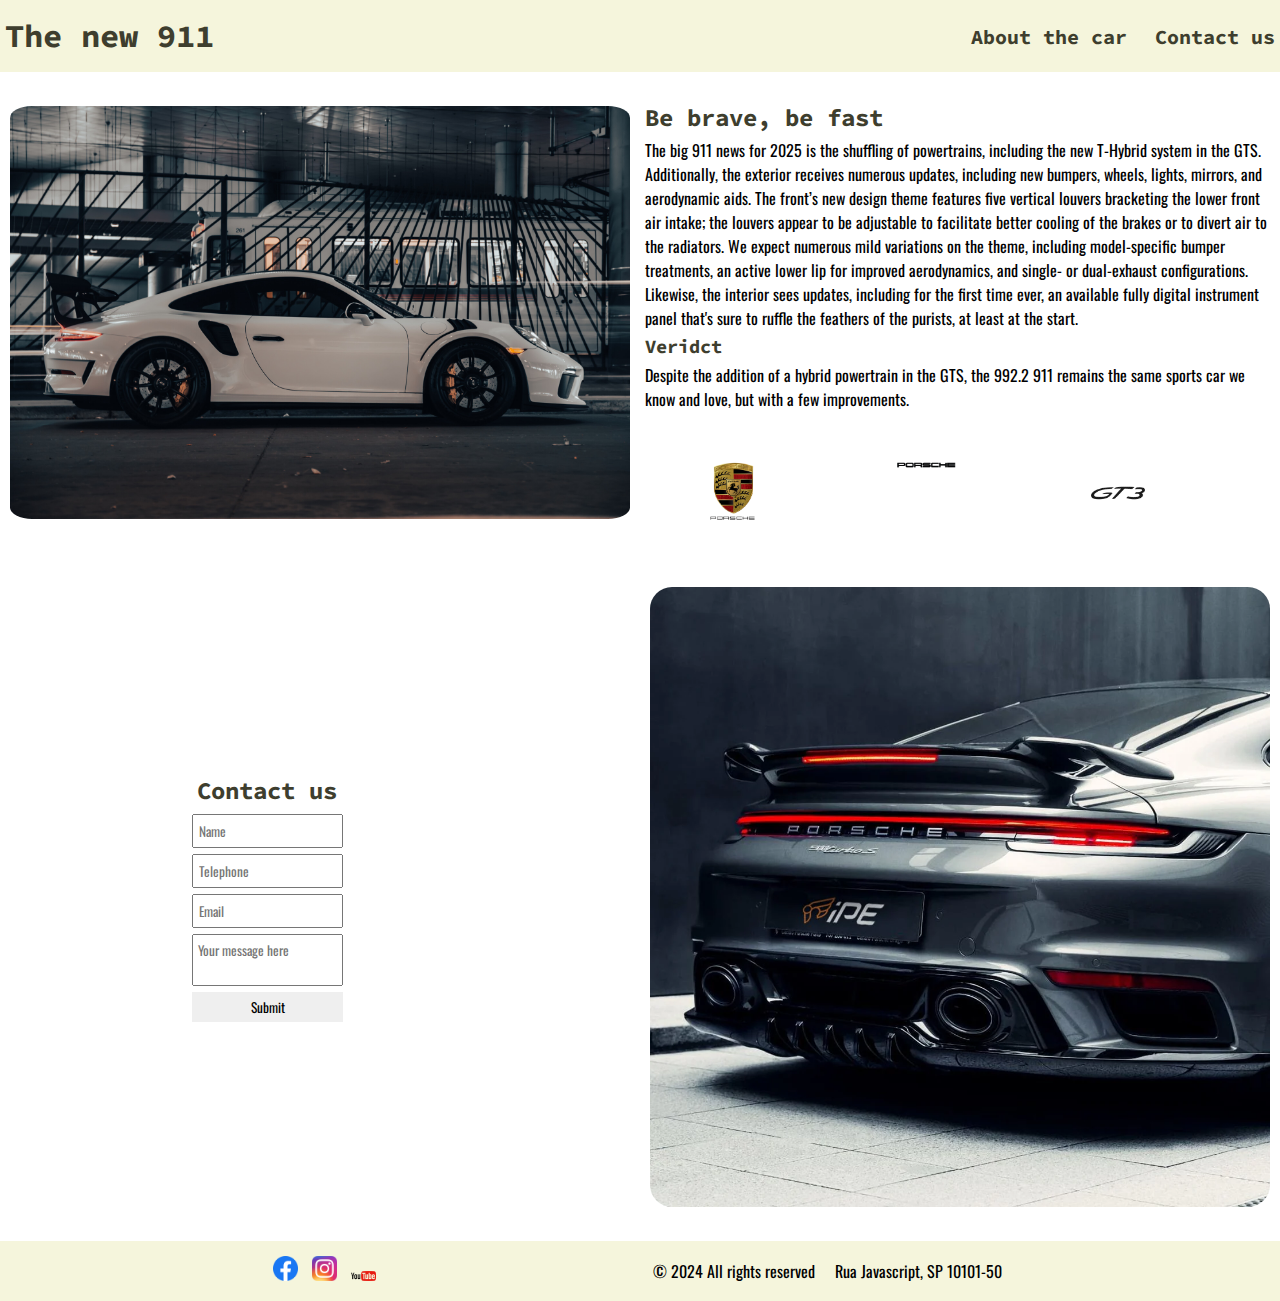
<file: index.html>
<!DOCTYPE html>
<html lang="pt-br">

<head>
    <meta charset="UTF-8">
    <meta name="viewport" content="width=device-width, initial-scale=1.0">
    <title>Porsche - 911</title>
    <link rel="stylesheet" type="text/css" href="./index.css">
    <link rel="preconnect" href="https://fonts.googleapis.com">
    <link rel="preconnect" href="https://fonts.gstatic.com" crossorigin>
    <link
        href="https://fonts.googleapis.com/css2?family=Oswald:wght@200..700&family=Source+Code+Pro:ital,wght@0,200..900;1,200..900&display=swap"
        rel="stylesheet">
</head>

<body>
    <header>
        <div class="container">
            <h1>
                The new 911
            </h1>
            <nav>
                <ul>
                    <li>
                        <a href=#about_the_car>
                            About the car
                        </a>
                    </li>
                    <li>
                        <a href=#contact_us>
                            Contact us
                        </a>
                    </li>
                </ul>
            </nav>
        </div>
    </header>
    <section>
        <div class="container">
            <img src="../MEDIA/porsche.jpg" alt="Foto de um porsche 911" />
            <div id="about_the_car">
                <h2>
                    Be brave, be fast
                </h2>
                <p>
                    The big 911 news for 2025 is the shuffling of powertrains, including the new T-Hybrid system in the
                    GTS. Additionally, the exterior receives numerous updates, including new bumpers, wheels, lights,
                    mirrors, and aerodynamic aids. The front’s new design theme features five vertical louvers
                    bracketing the lower front air intake; the louvers appear to be adjustable to facilitate better
                    cooling of the brakes or to divert air to the radiators. We expect numerous mild variations on the
                    theme, including model-specific bumper treatments, an active lower lip for improved aerodynamics,
                    and single- or dual-exhaust configurations. Likewise, the interior sees updates, including for the
                    first time ever, an available fully digital instrument panel that's sure to ruffle the feathers of
                    the purists, at least at the start.
                </p>
                <h3>
                    Veridct
                </h3>
                <p>
                    Despite the addition of a hybrid powertrain in the GTS, the 992.2 911 remains the same sports car we
                    know and love, but with a few improvements.
                </p>
                <ul class="porsche_logos">
                    <li>
                        <img src="../MEDIA/Porsche.png" alt="Logo da Porsche">
                    </li>
                    <li>
                        <img src="../MEDIA/porsche-logo-transparent-22.png" alt="Escrita da Porsche">
                    </li>
                    <li>
                        <img src="../MEDIA/porsche-logo-transparent-20.png" alt="Logo da porsche GT3">
                    </li>
                </ul>
            </div>
        </div>
    </section>
    <section>
        <div class="container">
            <div id="contact_us" class="div_form">
                <form>
                    <h2>Contact us</h2>
                    <input type="text" placeholder="Name" required/>
                    <input type="tel" placeholder="Telephone" />
                    <input type="email" placeholder="Email" required/>
                    <textarea name="CustomerRequest" id="cx_rq" required placeholder="Your message here"></textarea>
                    <button type="submit">Submit</button>
                </form>
            </div>
            <img class="porsche_exhaust_img" src="../MEDIA/porsche_exhaust.webp" alt="Traseira de um porsche" />
        </div>
    </section>
    <footer>
        <ul>
            <li>
                <a href="https://www.facebook.com/" target="/blank">
                    <img src="../MEDIA/facebook.png" alt="Logo Facebook" />
                </a>
            </li>
            <li>
                <a href="https://www.instagram.com/" target="/blank">
                    <img src="../MEDIA/instagram.png" alt="Logo Instagram" />
                </a>
            </li>
            <li>
                <a href="https://www.youtube.com/" target="_blank">
                    <img src="../MEDIA/youtube.png" alt="Logo Youtube" />
                </a>
            </li>
        </ul>
        <div>
            <p>
                &copy; 2024 All rights reserved
            </p>
            <p>
                Rua Javascript, SP 10101-50
            </p>
        </div>
    </footer>
</body>

</html>
</file>
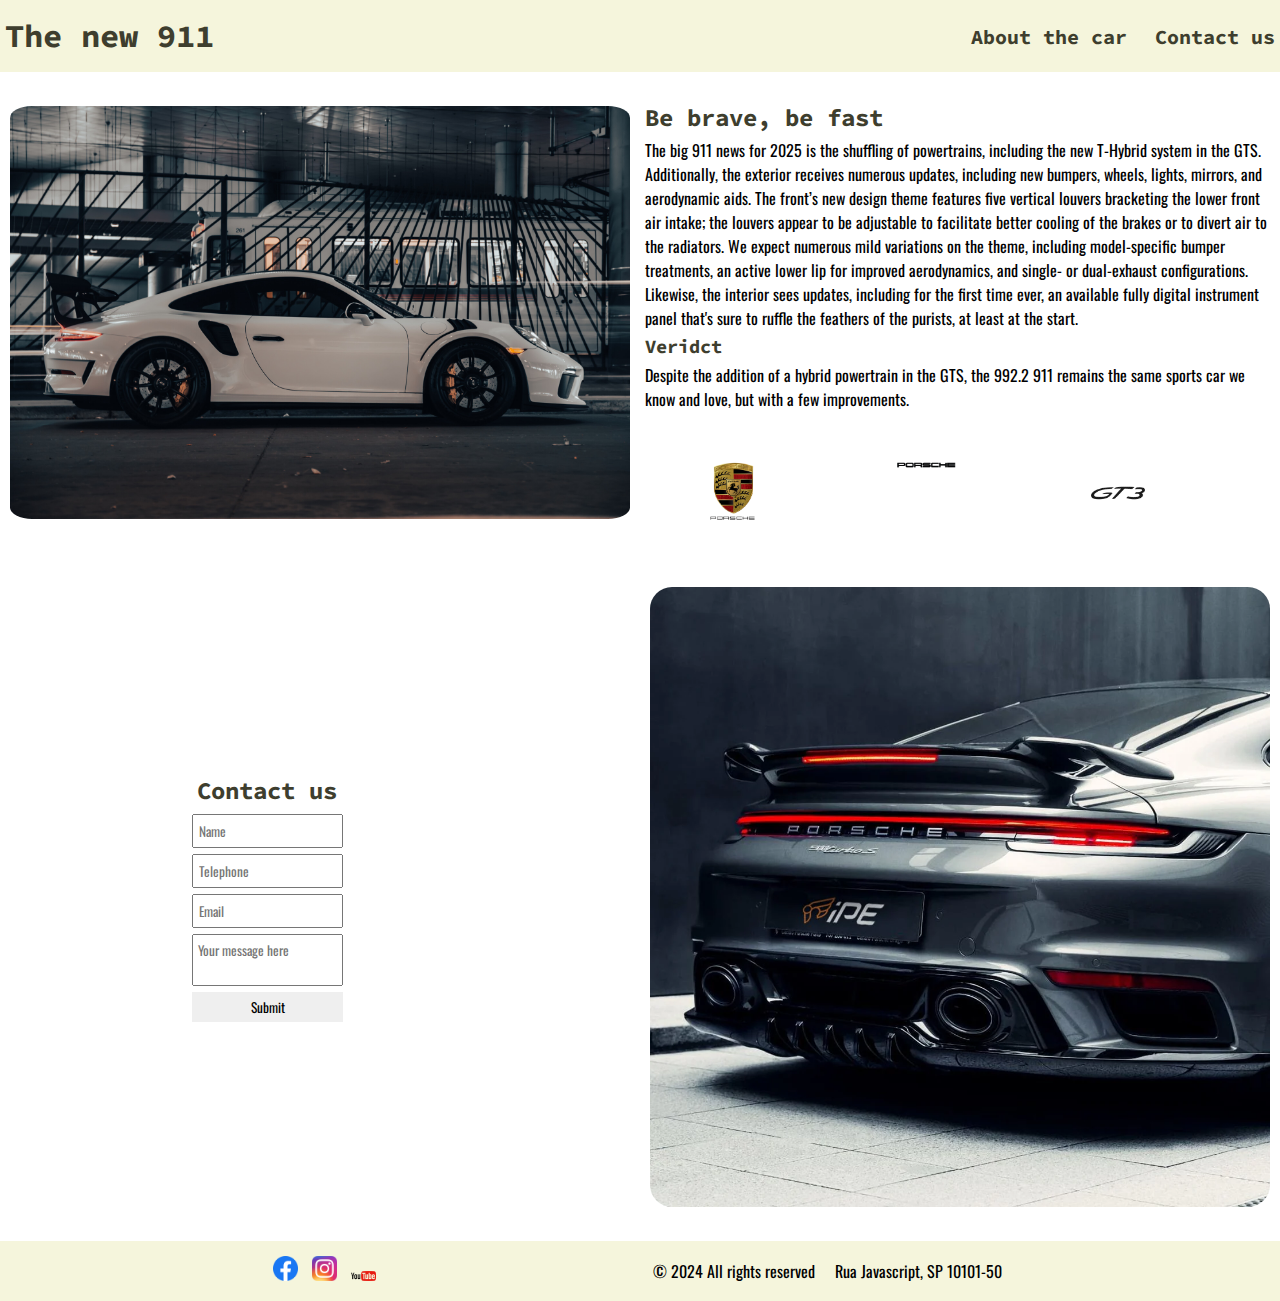
<file: HTML/index.html>
<!DOCTYPE html>
<html lang="pt-br">

<head>
    <meta charset="UTF-8">
    <meta name="viewport" content="width=device-width, initial-scale=1.0">
    <title>Porsche - 911</title>
    <link rel="stylesheet" type="text/css" href="../CSS/index.css">
    <link rel="preconnect" href="https://fonts.googleapis.com">
    <link rel="preconnect" href="https://fonts.gstatic.com" crossorigin>
    <link
        href="https://fonts.googleapis.com/css2?family=Oswald:wght@200..700&family=Source+Code+Pro:ital,wght@0,200..900;1,200..900&display=swap"
        rel="stylesheet">
</head>

<body>
    <header>
        <div class="container">
            <h1>
                The new 911
            </h1>
            <nav>
                <ul>
                    <li>
                        <a href=#about_the_car>
                            About the car
                        </a>
                    </li>
                    <li>
                        <a href=#contact_us>
                            Contact us
                        </a>
                    </li>
                </ul>
            </nav>
        </div>
    </header>
    <section>
        <div class="container">
            <img src="../MEDIA/porsche.jpg" alt="Foto de um porsche 911" />
            <div id="about_the_car">
                <h2>
                    Be brave, be fast
                </h2>
                <p>
                    The big 911 news for 2025 is the shuffling of powertrains, including the new T-Hybrid system in the
                    GTS. Additionally, the exterior receives numerous updates, including new bumpers, wheels, lights,
                    mirrors, and aerodynamic aids. The front’s new design theme features five vertical louvers
                    bracketing the lower front air intake; the louvers appear to be adjustable to facilitate better
                    cooling of the brakes or to divert air to the radiators. We expect numerous mild variations on the
                    theme, including model-specific bumper treatments, an active lower lip for improved aerodynamics,
                    and single- or dual-exhaust configurations. Likewise, the interior sees updates, including for the
                    first time ever, an available fully digital instrument panel that's sure to ruffle the feathers of
                    the purists, at least at the start.
                </p>
                <h3>
                    Veridct
                </h3>
                <p>
                    Despite the addition of a hybrid powertrain in the GTS, the 992.2 911 remains the same sports car we
                    know and love, but with a few improvements.
                </p>
                <ul class="porsche_logos">
                    <li>
                        <img src="../MEDIA/Porsche.png" alt="Logo da Porsche">
                    </li>
                    <li>
                        <img src="../MEDIA/porsche-logo-transparent-22.png" alt="Escrita da Porsche">
                    </li>
                    <li>
                        <img src="../MEDIA/porsche-logo-transparent-20.png" alt="Logo da porsche GT3">
                    </li>
                </ul>
            </div>
        </div>
    </section>
    <section>
        <div class="container">
            <div id="contact_us" class="div_form">
                <form>
                    <h2>Contact us</h2>
                    <input type="text" placeholder="Name" required/>
                    <input type="tel" placeholder="Telephone" />
                    <input type="email" placeholder="Email" required/>
                    <textarea name="CustomerRequest" id="cx_rq" required placeholder="Your message here"></textarea>
                    <button type="submit">Submit</button>
                </form>
            </div>
            <img class="porsche_exhaust_img" src="../MEDIA/porsche_exhaust.webp" alt="Traseira de um porsche" />
        </div>
    </section>
    <footer>
        <ul>
            <li>
                <a href="https://www.facebook.com/" target="/blank">
                    <img src="../MEDIA/facebook.png" alt="Logo Facebook" />
                </a>
            </li>
            <li>
                <a href="https://www.instagram.com/" target="/blank">
                    <img src="../MEDIA/instagram.png" alt="Logo Instagram" />
                </a>
            </li>
            <li>
                <a href="https://www.youtube.com/" target="_blank">
                    <img src="../MEDIA/youtube.png" alt="Logo Youtube" />
                </a>
            </li>
        </ul>
        <div>
            <p>
                &copy; 2024 All rights reserved
            </p>
            <p>
                Rua Javascript, SP 10101-50
            </p>
        </div>
    </footer>
</body>

</html>
</file>
<file: index.css>
* {
    box-sizing: border-box;
    margin: 0;
    padding: 0;
}

body, input, textarea, button {
    font-family: "Oswald", sans-serif;
}

header,
h2,
h3 {
    font-family: "Source Code Pro", monospace;
    font-weight: bold;
    color: rgb(62, 62, 46);
}

img {
    border-radius: 5%;
}

.container {
    width: 100%;
    max-width: 1280px;
    margin: 0 auto;
}

header {
    padding: 16px 5px;
    background-color: beige;
}

header .container {
    display: flex;
    align-items: center;
    justify-content: space-between;
}

header nav li {
    display: inline;
    margin-left: 16px;
    font-size: 20px;
}

header nav li a {
    color: rgb(62, 62, 46);
    text-decoration: none;
}

header nav li a:hover {
    color: rgba(123, 63, 11, 0.615);
    text-decoration: underline;
}

.porsche_logos img {
    height: auto;
    width: 60px;
    display: inline;
    margin-left: 10%;
    margin-right: 10%;
}

.porsche_logos li {
    display: inline;
    justify-content: space-evenly;
}

section .container {
    display: flex;
    align-items: center;
    justify-content: space-between;
}

section .container>img,
section.container div {
    width: 50%;
    height: auto;
    padding: 10px;
}

section {
    padding: 24px 0;
}

section h2,
section h3,
section p {
    margin: 5px;
}

section .container div form {
    display: grid;
}

section .container div form input,
section .container .div_form>h2,
section .container div form textarea,
button {
    padding: 5px;
    margin: 3px 0;
}

section .container .div_form {
    max-width: 25%;
    height: auto;
    margin: 0 15%;
}

footer {
    display: flex;
    justify-content: space-evenly;
    padding: 15px 5px;
    background-color: beige;
    align-items: center;
}

textarea {
    resize: none;
}

input:focus,
textarea:focus {
    border-radius: 3%;
    outline-color: rgb(124, 25, 8);
    background-color: beige;
}

button {
    border: none;
    cursor: pointer;
}

button:hover {
    background-color: beige;
    color: black;
    font-weight: bold;
}

footer div {
    display: flex;
    max-width: 50%;
}

footer p {
    padding: 0 10px;
}

footer ul {
    max-width: 50%;
    align-items: flex-end;
}

footer li img {
    max-width: 25px;
}

footer li a {
    text-decoration: none;
}

footer li {
    display: inline;
    margin: 0 5px;
}
</file>
<file: CSS/index.css>
* {
    box-sizing: border-box;
    margin: 0;
    padding: 0;
}

body, input, textarea, button {
    font-family: "Oswald", sans-serif;
}

header,
h2,
h3 {
    font-family: "Source Code Pro", monospace;
    font-weight: bold;
    color: rgb(62, 62, 46);
}

img {
    border-radius: 5%;
}

.container {
    width: 100%;
    max-width: 1280px;
    margin: 0 auto;
}

header {
    padding: 16px 5px;
    background-color: beige;
}

header .container {
    display: flex;
    align-items: center;
    justify-content: space-between;
}

header nav li {
    display: inline;
    margin-left: 16px;
    font-size: 20px;
}

header nav li a {
    color: rgb(62, 62, 46);
    text-decoration: none;
}

header nav li a:hover {
    color: rgba(123, 63, 11, 0.615);
    text-decoration: underline;
}

.porsche_logos img {
    height: auto;
    width: 60px;
    display: inline;
    margin-left: 10%;
    margin-right: 10%;
}

.porsche_logos li {
    display: inline;
    justify-content: space-evenly;
}

section .container {
    display: flex;
    align-items: center;
    justify-content: space-between;
}

section .container>img,
section.container div {
    width: 50%;
    height: auto;
    padding: 10px;
}

section {
    padding: 24px 0;
}

section h2,
section h3,
section p {
    margin: 5px;
}

section .container div form {
    display: grid;
}

section .container div form input,
section .container .div_form>h2,
section .container div form textarea,
button {
    padding: 5px;
    margin: 3px 0;
}

section .container .div_form {
    max-width: 25%;
    height: auto;
    margin: 0 15%;
}

footer {
    display: flex;
    justify-content: space-evenly;
    padding: 15px 5px;
    background-color: beige;
    align-items: center;
}

textarea {
    resize: none;
}

input:focus,
textarea:focus {
    border-radius: 3%;
    outline-color: rgb(124, 25, 8);
    background-color: beige;
}

button {
    border: none;
    cursor: pointer;
}

button:hover {
    background-color: beige;
    color: black;
    font-weight: bold;
}

footer div {
    display: flex;
    max-width: 50%;
}

footer p {
    padding: 0 10px;
}

footer ul {
    max-width: 50%;
    align-items: flex-end;
}

footer li img {
    max-width: 25px;
}

footer li a {
    text-decoration: none;
}

footer li {
    display: inline;
    margin: 0 5px;
}
</file>
